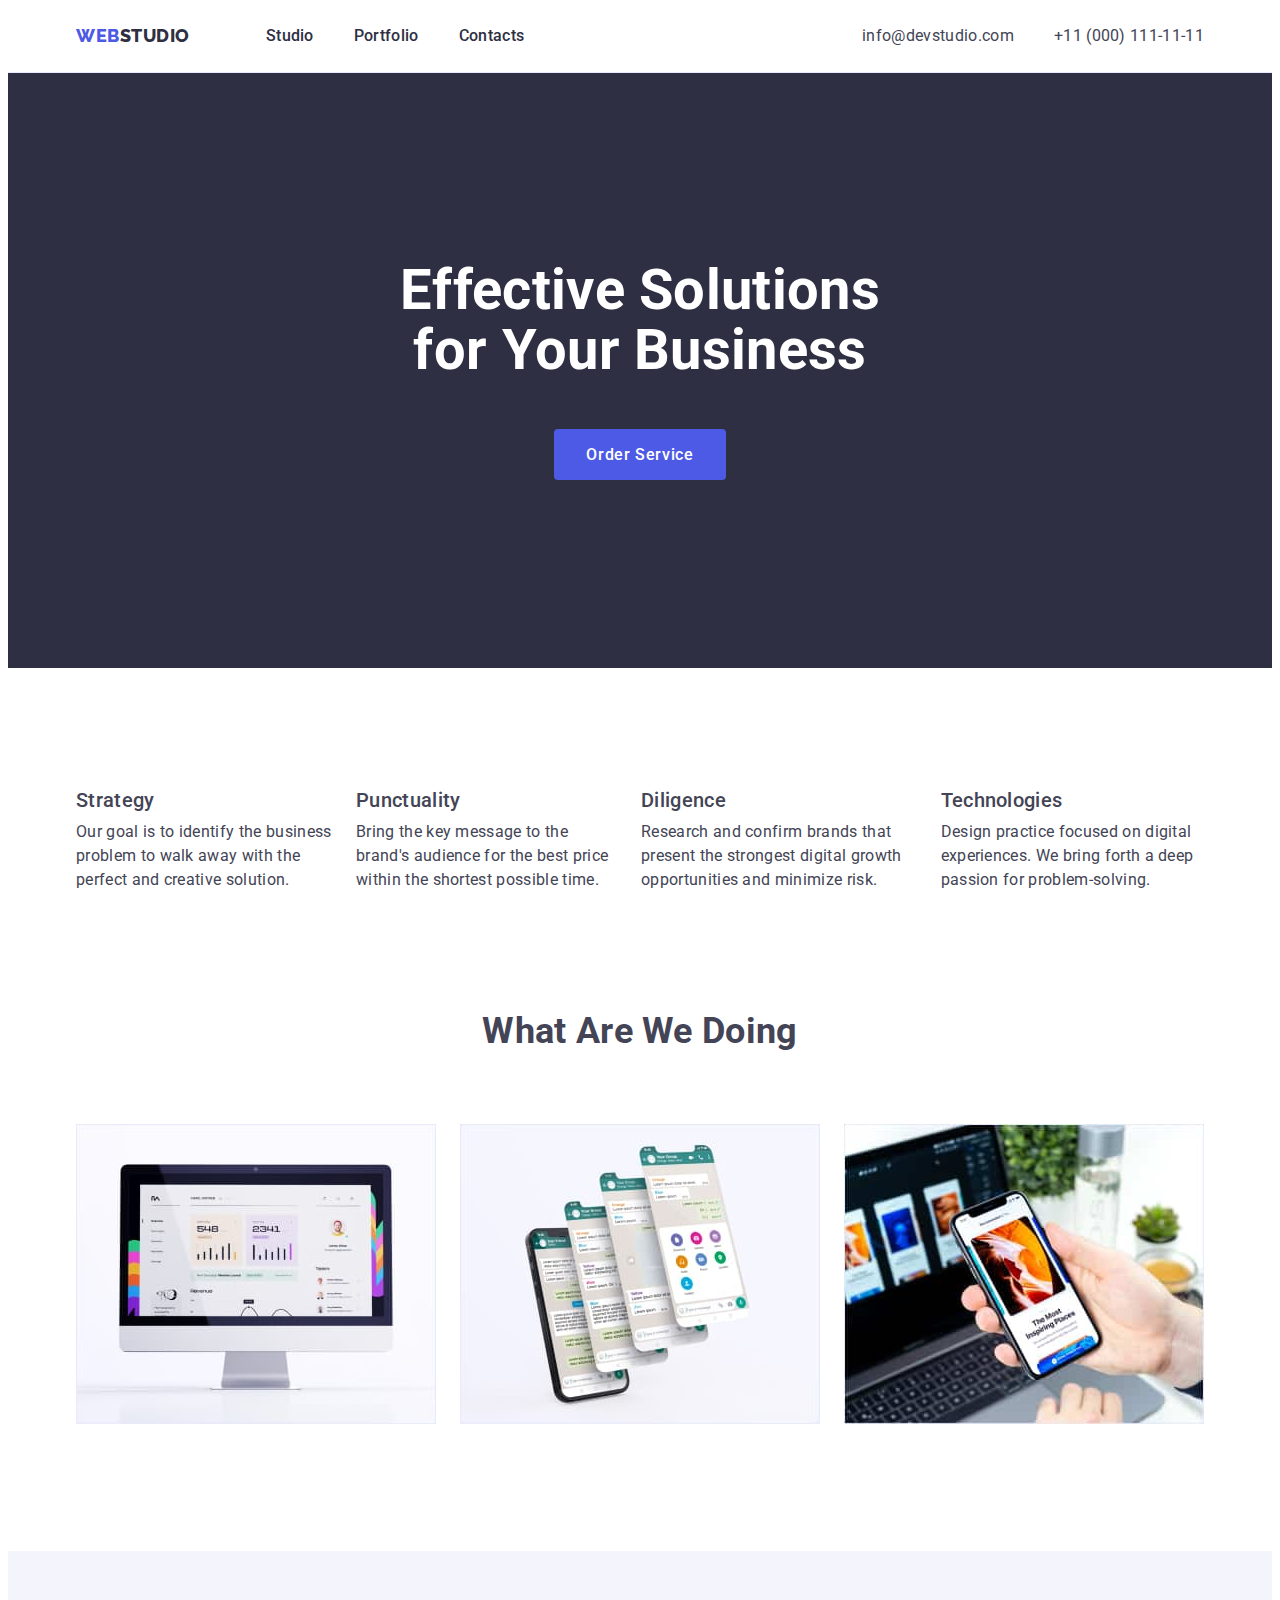
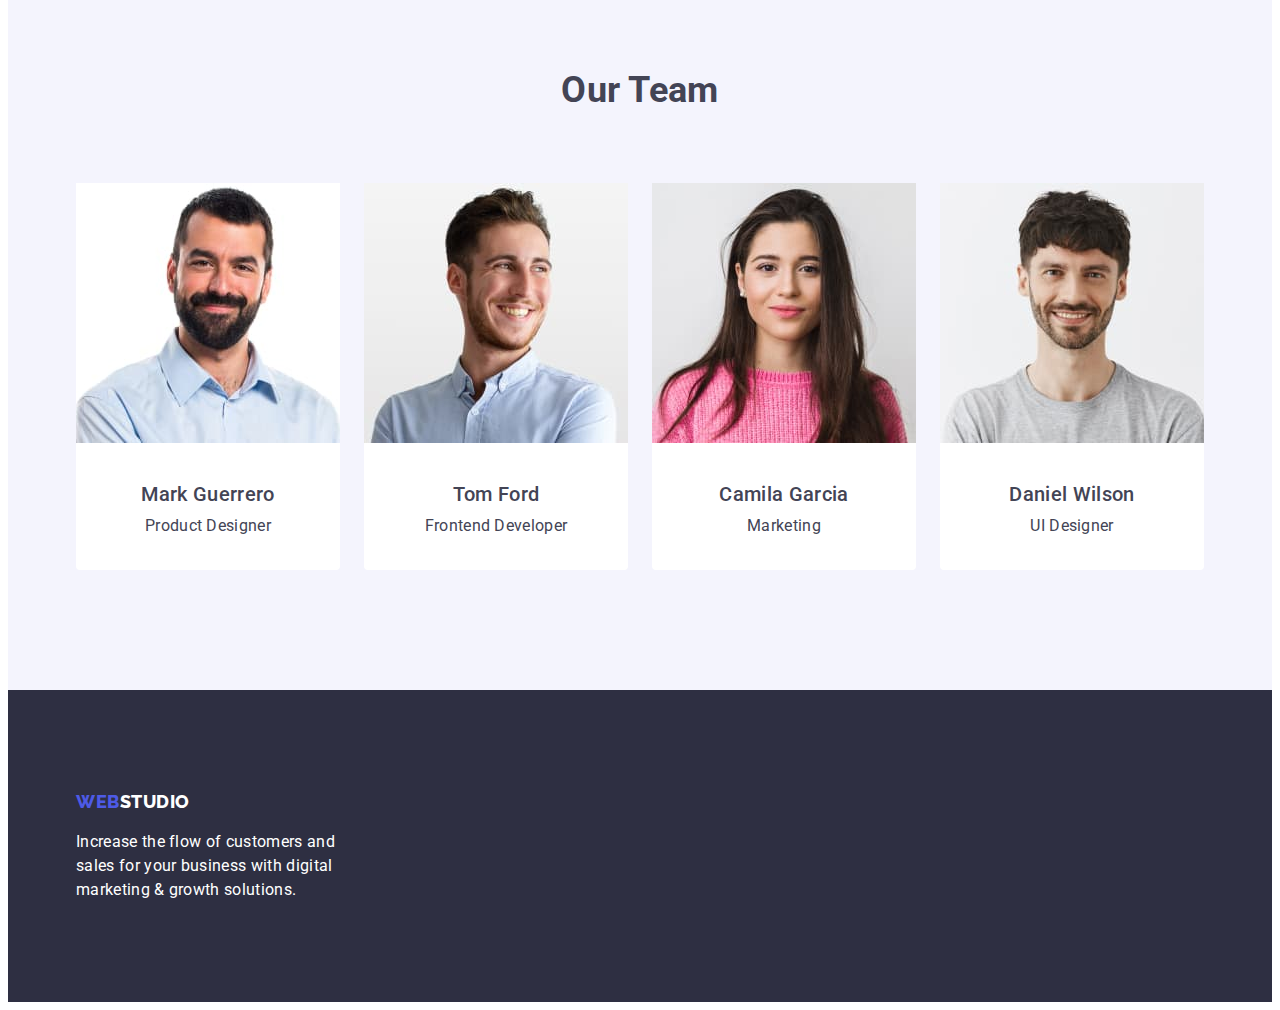
<file: index.html>
<!DOCTYPE html>
<html lang="en">
  <head>
    <meta charset="UTF-8" />
    <meta http-equiv="X-UA-Compatible" content="IE=edge" />
    <meta name="viewport" content="width=device-width, initial-scale=1.0" />
    <link rel="preconnect" href="https://fonts.googleapis.com" />
    <link rel="preconnect" href="https://fonts.gstatic.com" crossorigin />
    <link
      href="https://fonts.googleapis.com/css2?family=Raleway:wght@800&family=Roboto:wght@400;500;700&display=swap"
      rel="stylesheet"
    />
    <link rel="stylesheet" href="https://cdnjs.cloudflare.com/ajax/libs/modern-normalize/1.1.0/modern-normalize.min.css" integrity="sha512-wpPYUAdjBVSE4KJnH1VR1HeZfpl1ub8YT/NKx4PuQ5NmX2tKuGu6U/JRp5y+Y8XG2tV+wKQpNHVUX03MfMFn9Q==" crossorigin="anonymous" referrerpolicy="no-referrer" />
    <link rel="stylesheet" href="./css/styles.css" />
    <title>Web Studio</title>
  </head>
  <body>
    <header class="page-header">
      <div class="header-container container">
        <nav class="main-navigation">
          <a class="logo-text" href="/index.html"><span class="logo-color">Web</span>Studio</a>
          <ul class="main-menu list">
            <li class="menu-item">
              <a class="menu-link" href="./index.html">Studio</a>
            </li>
            <li class="menu-item">
              <a class="menu-link" href="./portfolio.html">Portfolio</a>
            </li>
            <li class="menu-item"><a class="menu-link" href="">Contacts</a></li>
          </ul>
        </nav>
        <ul class="menu-contacts list">
          <li class="menu-contact-item">
            <a class="menu-contact-link" href="mailto:info@devstudio.com">info@devstudio.com</a>
          </li>
          <li class="menu-contact-item">
            <a class="menu-contact-link" href="tel:+110001111111">+11 (000) 111-11-11</a>
          </li>
        </ul>
      </div>
    </header>
    <main>
      <section class="hero">
        <h1 class="hero-title">Effective Solutions for Your Business</h1>
        <button class="hero-button" type="button">Order service</button>
      </section>
      <section class="about-section">
        <!--
        <h2>About Us</h2>
        -->
        <ul class="about-list list container">
          <li class="about-list-item">
            <h3 class="about-list-heading">Strategy</h3>
            <p class="about-list-par">
              Our goal is to identify the business problem to walk away with the
              perfect and creative solution.
            </p>
          </li>
          <li class="about-list-item">
            <h3 class="about-list-heading">Punctuality</h3>
            <p class="about-list-par">
              Bring the key message to the brand's audience for the best price
              within the shortest possible time.
            </p>
          </li>
          <li class="about-list-item">
            <h3 class="about-list-heading">Diligence</h3>
            <p class="about-list-par">
              Research and confirm brands that present the strongest digital
              growth opportunities and minimize risk.
            </p>
          </li>
          <li class="about-list-item">
            <h3 class="about-list-heading">Technologies</h3>
            <p class="about-list-par">
              Design practice focused on digital experiences. We bring forth a
              deep passion for problem-solving.
            </p>
          </li>
        </ul>
      </section>
      <section class="we-do-section">
        <h2 class="do-section-heading">What are we doing</h2>
        <ul class="do-section-list list container">
          <li class="do-section-item">
            <img
              src="./images/picture3.jpg"
              alt="Website example"
              width="360"/>
          </li>
          <li class="do-section-item">
            <img src="./images/picture2.jpg" alt="App example" width="360" />
          </li>
          <li class="do-section-item">
            <img
              src="./images/picture1.jpg"
              alt="Mobile version example"
              width="360"/>
          </li>
        </ul>
      </section>
      <section class="our-team-section">
        <h2 class="team-section-heading">Our team</h2>
        <ul class="team-list list container">
          <li class="team-member-card">
            <img
              src="./images/markguerrero.jpg"
              alt="Mark Guerrero's photo"
              width="264"/>
            <h3 class="team-member-name">Mark Guerrero</h3>
            <p class="member-job-title">Product Designer</p>
          </li>
          <li class="team-member-card">
            <img
              src="./images/tomford.jpg"
              alt="Tom Ford's photo"
              width="264"/>
            <h3 class="team-member-name">Tom Ford</h3>
            <p class="member-job-title">Frontend Developer</p>
          </li>
          <li class="team-member-card">
            <img
              src="./images/camilagarcia.jpg"
              alt="Camila Garcia's photo"
              width="264"/>
            <h3 class="team-member-name">Camila Garcia</h3>
            <p class="member-job-title">Marketing</p>
          </li>
          <li class="team-member-card">
            <img
              src="./images/danielwilson.jpg"
              alt="Daniel Wilson's photo"
              width="264"/>
            <h3 class="team-member-name">Daniel Wilson</h3>
            <p class="member-job-title">UI Designer</p>
          </li>
        </ul>
      </section>
    </main>
    <footer class="footer-section">
      <div class="footer-container container">
        <a class="logo-footer" href="#"><span class="logo-color-footer">Web</span>Studio</a>
        <p class="footer-text">
          Increase the flow of customers and sales for your business with digital
          marketing & growth solutions.
        </p>
      </div>
    </footer>
  </body>
</html>
</file>
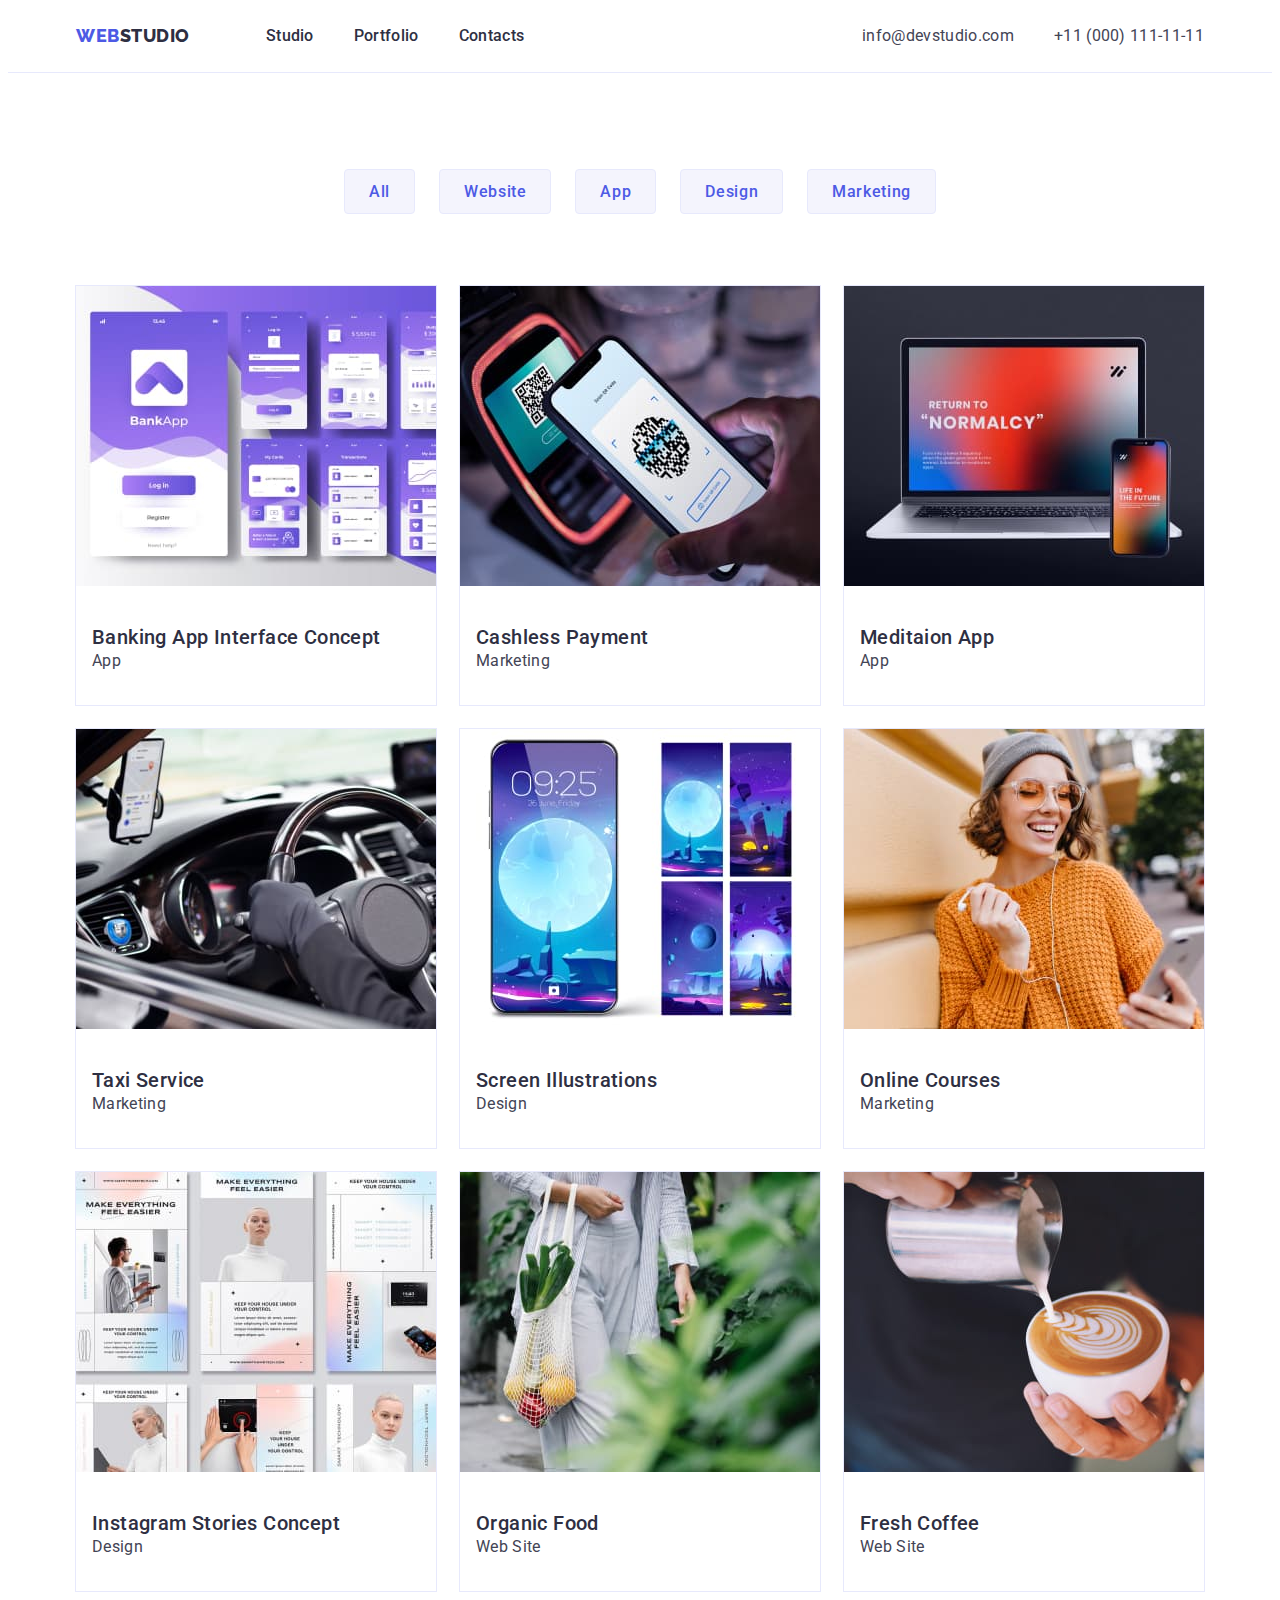
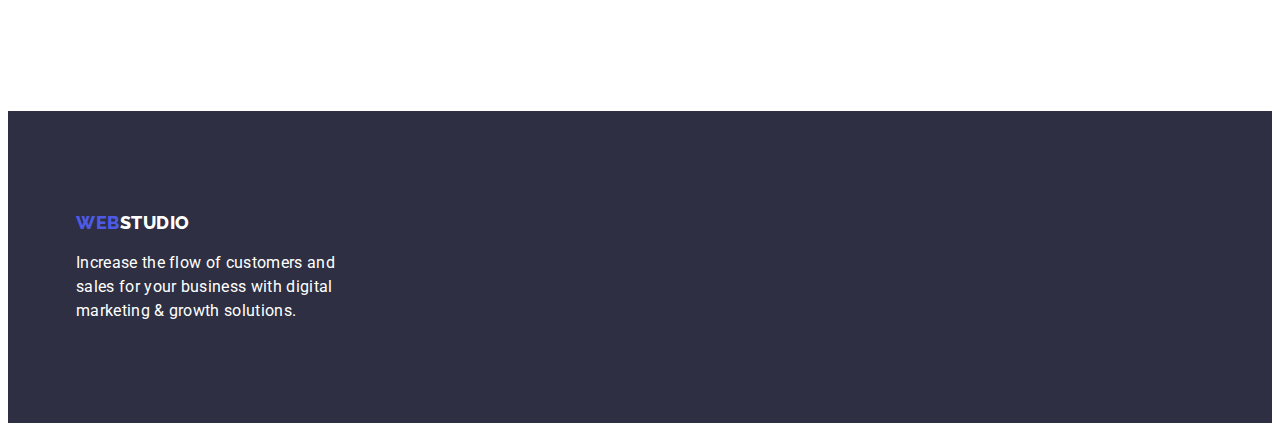
<file: portfolio.html>
<!DOCTYPE html>
<html lang="en">
    <head>
        <meta charset="UTF-8" />
        <meta http-equiv="X-UA-Compatible" content="IE=edge" />
        <meta name="viewport" content="width=device-width, initial-scale=1.0" />
        <link rel="preconnect" href="https://fonts.googleapis.com" />
        <link rel="preconnect" href="https://fonts.gstatic.com" crossorigin />
        <link
            href="https://fonts.googleapis.com/css2?family=Raleway:wght@800&family=Roboto:wght@400;500;700&display=swap"
            rel="stylesheet"
        />
        <link rel="stylesheet" href="https://cdnjs.cloudflare.com/ajax/libs/modern-normalize/1.1.0/modern-normalize.min.css" integrity="sha512-wpPYUAdjBVSE4KJnH1VR1HeZfpl1ub8YT/NKx4PuQ5NmX2tKuGu6U/JRp5y+Y8XG2tV+wKQpNHVUX03MfMFn9Q==" crossorigin="anonymous" referrerpolicy="no-referrer" />
        <link rel="stylesheet" href="./css/styles.css" />
        <title>Web Studio</title>
    </head>
    <body>
        <header class="page-header">
            <div class="header-container container">
                <nav class="main-navigation">
                    <a class="logo-text" href="/index.html"><span class="logo-color">Web</span>Studio</a>
                    <ul class="main-menu list">
                        <li class="menu-item">
                            <a class="menu-link" href="./index.html">Studio</a>
                        </li>
                        <li class="menu-item">
                            <a class="menu-link" href="./portfolio.html">Portfolio</a>
                        </li>
                        <li class="menu-item">
                            <a class="menu-link" href="">Contacts</a>
                        </li>
                    </ul>
                </nav>
                <ul class="menu-contacts list">
                    <li class="menu-contact-item">
                        <a class="menu-contact-link" href="mailto:info@devstudio.com">info@devstudio.com</a>
                    </li>
                    <li class="menu-contact-item">
                        <a class="menu-contact-link" href="tel:+110001111111">+11 (000) 111-11-11</a>
                    </li>
                </ul>
            </div>
        </header>
        <main>
            <section class="portfolio-section container">
                <ul class="radio-btn-nav list">
                    <li class="radio-btn-item">
                        <button class="radio-btn" type="button">All</button>
                    </li>
                    <li class="radio-btn-item">
                        <button class="radio-btn" type="button">Website</button>
                    </li>
                    <li class="radio-btn-item">
                        <button class="radio-btn" type="button">App</button>
                    </li>
                    <li class="radio-btn-item">
                        <button class="radio-btn" type="button">Design</button>
                    </li>
                    <li class="radio-btn-item">
                        <button class="radio-btn" type="button">Marketing</button>
                    </li>
                </ul>
                <ul class="portfolio-list list">
                    <li class="portfolio-list-item">
                        <a href="#" class="link">
                            <img 
                                src="./images/app-concept-image.jpg" 
                                alt="App Concept Image" 
                                width="360">
                            <h3 class="portfolio-item-name">Banking App Interface Concept</h3>
                            <p class="portfolio-item-category">App</p>
                        </a>
                    </li>
                    <li class="portfolio-list-item">
                        <a href="#" class="link">
                            <img src="./images/pay-by-phone.jpg" alt="Paying by Phone" width="360">
                            <h3 class="portfolio-item-name">Cashless Payment</h3>
                            <p class="portfolio-item-category">Marketing</p>
                        </a>
                    </li>
                    <li class="portfolio-list-item">
                        <a href="#" class="link">
                            <img src="./images/app-image.jpg" alt="Example of App Interface" width="360">
                            <h3 class="portfolio-item-name">Meditaion App</h3>
                            <p class="portfolio-item-category">App</p>
                        </a>
                    </li>
                    <li class="portfolio-list-item">
                        <a href="#" class="link">
                            <img src="./images/car-interior.jpg" alt="Car Interior" width="360">
                            <h3 class="portfolio-item-name">Taxi Service</h3>
                            <p class="portfolio-item-category">Marketing</p>
                        </a>
                    </li>
                    <li class="portfolio-list-item">
                        <a href="#" class="link">
                            <img src="./images/phone.jpg" alt="Illustration of Phone" width="360">
                            <h3 class="portfolio-item-name">Screen Illustrations</h3>
                            <p class="portfolio-item-category">Design</p>
                        </a>
                    </li>
                    <li class="portfolio-list-item">
                        <a href="#" class="link">
                            <img src="./images/girl-in-headphones.jpg" alt="Girl in Headphones" width="360">
                            <h3 class="portfolio-item-name">Online Courses</h3>
                            <p class="portfolio-item-category">Marketing</p>
                        </a>
                    </li>
                    <li class="portfolio-list-item">
                        <a href="#" class="link">
                            <img src="./images/instagram-stories-examples.jpg" alt="Instagram Stories Examples" width="360">
                            <h3 class="portfolio-item-name">Instagram Stories Concept</h3>
                            <p class="portfolio-item-category">Design</p>
                        </a>
                    </li>
                    <li class="portfolio-list-item">
                        <a href="#" class="link">
                            <img src="./images/girl-with-bag.jpg" alt="Girl with Bag" width="360">
                            <h3 class="portfolio-item-name">Organic Food</h3>
                            <p class="portfolio-item-category">Web Site</p>
                        </a>
                    </li>
                    <li class="portfolio-list-item">
                        <a href="#" class="link">
                            <img src="./images/process-of-making-coffee.jpg" alt="Process of Making Coffee" width="360">
                            <h3 class="portfolio-item-name">Fresh Coffee</h3>
                            <p class="portfolio-item-category">Web Site</p>
                        </a>
                    </li>
                </ul>
            </section>
        </main>
        <footer class="footer-section">
            <div class="footer-container container">
                <a class="logo-footer" href="#"><span class="logo-color-footer">Web</span>Studio</a>
                <p class="footer-text">
                Increase the flow of customers and sales for your business with digital
                marketing & growth solutions.
                </p>
            </div>
        </footer>
    </body>
</html>
</file>
<file: css/styles.css>
:root {
    --primary-brand-color: #4D5AE5;
    --pressed-state-color: #404BBF;
    --light-mode-backgrounds: #F4F4FD;
    --accent-color: #E7E9FC;
    --success-color: #31D0AA;
    --overlays-shadows-headings: #2E2F42;
    --body-text: #434455;
    --helper-text: #8E8F99;
    --hero-bg: #2E2F42;

}

*,
*::before,
*::after {
    box-sizing: border-box;
}

h1,
h2,
h3,
h4,
h5,
h6,
p,
ul {
    margin-top: 0;
    margin-bottom: 0;
}

body {
    font-family: 'Roboto', sans-serif;
    font-weight: 400;
    font-size: 16px;
    line-height: 1.5;
    letter-spacing: 0.02em;
    color: var(--body-text);
}

.list {
    list-style: none;
    padding: 0;
}

.link {
    text-decoration: none;
}

.container {
    width: 1158px;
    padding: 0 15px;
    margin-left: auto;
    margin-right: auto;
}

.page-header {
    border-bottom: 1px solid var(--accent-color);
}

.header-container {
    display: flex;
    justify-content: space-between;
    margin-top: 24px;
    margin-bottom: 24px;
}

.main-navigation {
    display: flex;
    align-items: center;
}

.main-menu {
    display: flex;
}


.menu-item:not(:last-child) {
    margin-right: 40px;
}


.logo-text {
    margin-right: 76px;
    font-family: 'Raleway', sans-serif;
    font-weight: 800;
    font-size: 18px;
    line-height: 1.33;
    letter-spacing: 0.03em;
    text-transform: uppercase;
    color: var(--overlays-shadows-headings);
    text-decoration: none;
}

.logo-color {
    color: var(--primary-brand-color);
}

.menu-link {
    color: var(--overlays-shadows-headings);
    font-weight: 500;
    text-decoration: none;
}

.menu-link:hover,
.menu-link:focus {
    color: var(--primary-brand-color);
}

.menu-contacts {
    display: flex;
}

.menu-contacts .menu-contact-item:last-child {
    margin-left: 40px;
}

.menu-contact-link {
    text-decoration: none;
    color: #434455;
}

.menu-contact-link:hover,
.menu-contact-link:focus {
    color: var(--primary-brand-color);
}

.hero {
    background-color: var(--hero-bg);
    padding-top: 188px;
    padding-bottom: 188px;
}


.hero-title {
    font-weight: 700;
    font-size: 56px;
    line-height: 1.07;
    text-align: center;
    color: #FFFFFF;
    margin-bottom: 48px;
    max-width: 494px;
    margin-left: auto;
    margin-right: auto;
}

.hero-button {
    font-family: 'Roboto', sans-serif;
    font-size: 16px;
    background-color: var(--primary-brand-color);
    color: #FFFFFF;
    font-weight: 500;
    text-align: center;
    letter-spacing: 0.04em;
    cursor: pointer;
    text-transform: capitalize;
    padding: 16px 32px;
    border-radius: 4px;
    border-style: none;
    display: block;
    margin: 0 auto;

}

.hero-button:hover,
.hero-button:focus {
    background-color: var(--pressed-state-color);
}

.about-section {
    padding-top: 120px;
    padding-bottom: 60px;
}

.about-list {
    display: flex;
}

.about-list .about-list-item:not(:last-child) {
    margin-right: 24px;
}

.do-section-list {
    display: flex;
    justify-content: space-between;
}

.we-do-section {
    padding-top: 60px;
    padding-bottom: 120px;
}

.team-section-heading,
.do-section-heading {
    font-weight: 700;
    font-size: 36px;
    line-height: 1.11;
    text-align: center;
    text-transform: capitalize;
    margin-bottom: 72px;
}

.about-list-heading,
.team-member-name {
    font-weight: 500;
    font-size: 20px;
    line-height: 1.2;
    margin-bottom: 8px;
}

.team-member-name {
    margin-top: 32px;
}

.member-job-title {
    margin-bottom: 32px;
}

.team-list {
    display: flex;
    justify-content: space-between;
}

.our-team-section {
    background-color: var(--light-mode-backgrounds);
    padding: 120px 0;
}

.team-member-card {
    text-align: center;
    background-color: #FFFFFF;
    border-radius: 0 0 4px 4px;
}

.footer-section {
    background-color: var(--hero-bg);
}

.footer-text {
    color: #FFFFFF;
    width: 264px;
}

.logo-footer {
    display: inline-block;
    font-family: 'Raleway', sans-serif;
    font-weight: 800;
    font-size: 18px;
    line-height: 1.33;
    letter-spacing: 0.03em;
    text-transform: uppercase;
    color: #FFFFFF;
    text-decoration: none;
    margin-bottom: 16px;
}

.logo-color-footer {
    color: var(--primary-brand-color);
}

.footer-container {
    padding-top: 100px;
    padding-bottom: 100px;
}

.portfolio-section {
    margin-top: 96px;
    margin-bottom: 120px;
}

.radio-btn-nav {
    display: flex;
    justify-content: center;
}

.radio-btn {
    padding: 12px 24px;
    border: 1px solid var(--accent-color);
    border-radius: 4px;

    font-family: 'Roboto', sans-serif;
    font-weight: 500;
    letter-spacing: 0.04em;
    font-size: 16px;
    color: var(--primary-brand-color);
    background-color: var(--light-mode-backgrounds);
    cursor: pointer;
}

.radio-btn-item:not(:last-child) {
    margin-right: 24px;
}

.radio-btn:hover,
.radio-btn:focus {
    color: #FFFFFF;
    background-color: var(--pressed-state-color);
}

.portfolio-item-name {
    margin-top: 32px;
    margin-left: 16px;
    font-weight: 500;
    font-size: 20px;
    line-height: 1.2;
    color: var(--overlays-shadows-headings);
    letter-spacing: 0.02em;
}

.portfolio-item-category {
    color: var(--body-text);
    letter-spacing: 0.02em;
    margin-bottom: 32px;
    margin-left: 16px;
}

.portfolio-list {
    display: flex;
    flex-wrap: wrap;
    margin-top: 72px;
}

.portfolio-list-item {
    outline: 1px solid var(--accent-color);
    margin-bottom: 24px;
    flex-basis: calc((100% - 48px)/3);
}

.portfolio-list .portfolio-list-item:nth-last-child(-n + 3) {
    margin-bottom: 0;
}

.portfolio-list .portfolio-list-item:not(:nth-child(3n)) {
    margin-right: 24px;
}
</file>
